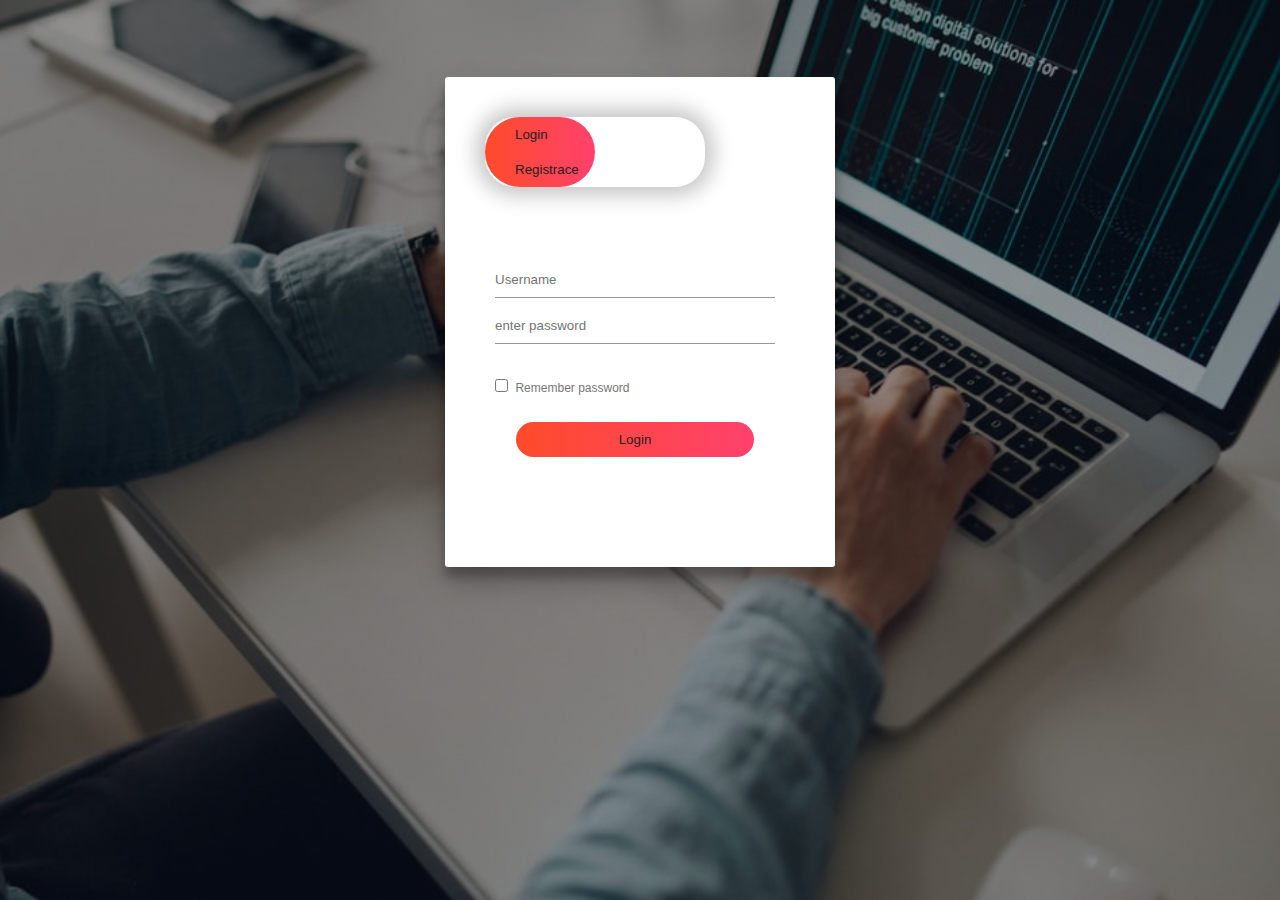
<file: login.html>
<!DOCTYPE html>
<html lang="en">
<head>
  <meta charset="UTF-8">
  <meta http-equiv="X-UA-Compatible" content="IE=edge">
  <meta name="viewport" content="width=device-width, initial-scale=1.0">
  <title>Přihlášení a registrace</title>
  
</head>
<body >
  
  <div class ="hero">
    <div class="form-box">
      <div class="button-box">
        <div id="btn"></div>
        <button type="button" class="toggle-btn" onclick="login()">Login</button>
        <button type="button" class="toggle-btn" onclick="register()">Registrace</button>

      </div>
      <form action="index.html" id="login" class="input-group">
        <input  type="text" class="input-field"
        placeholder="Username"required>
        <input  type="password" class="input-field"
        placeholder="enter password"required>
        <input  type="checkbox" name="checkbox"
        class="check-box">
        <label for="checkbox">Remember password</label>
        <button type="submit" class="submit-btn">Login </button>
      </form>
      

      <form id="register" class="input-group">
        <input  type="text" class="input-field"
        placeholder="Username"required>
        <input  type="email" class="input-field"
        placeholder="Email ID"required>
        <input  type="password" class="input-field"
        placeholder="enter password"required>
        <input  type="checkbox" name="checkbox"
        class="check-box">
        <label for="checkbox">I agree with the terms and condicions</label>
        <button type="submit" class="submit-btn">Register</button>
      </form>
    </div>

  </div>
<script src="JS.js"></script>
  <link rel="stylesheet" href="css.css">
</body>
</html>
</file>
<file: css.css>
*{
    margin: 0;
    padding: 0;
    font-family: sans-serif;
}
.hero{
    height: 100%;
    width: 100%;
    background-image: linear-gradient(rgba(0,0,0,0.4),
    rgba(0,0,0,0.3)), url("img/img.jfif");
    background-position: center;
    background-size: cover;
    position: absolute;


}
.form-box{
    width: 380px;
    height: 480px;
    position: relative;
    margin: 6% auto;
    background: rgb(255, 255, 255);
    padding: 5px;
    overflow: hidden;
    box-shadow: 0 14px 28px rgba(0,0,0,0.25), 0 10px 10px
    rgba(0,0,0,0.22);
    border-radius: 3px;
    overflow: hidden;

}

.button-box{
    width: 220px;
    margin: 35px;
    position: relative;
    box-shadow: 0 0 20px 9px rgba(0,0,0,0.22);
    border-radius: 30px;
    
}
.toggle-btn {
    padding: 10px 30px;
    cursor: pointer;
    background: transparent;
    border: 0;
    outline: none;
    position: relative;

}
#btn{
    top: 0;
    left: 0;
    position: absolute;
    width: 110px;
    height: 100%;
    background: linear-gradient(to right, #ff4b2b, #ff416c);
    border-radius: 50px;
    transition: .5s;
}
.input-group{
    top: 180px;
    position: absolute;
    width: 280px;
    transition: .5s;
 
}
.input-field{
    width: 100%;
    padding: 10px 0;
    margin: 5px 0;
    border-top: 0;
    border-left: 0;
    border-right: 0;
    border-bottom: 1px solid#999;
    outline: none;
    background: transparent;

}

.submit-btn{
    width: 85%;
    padding: 10px 30px;
    cursor: pointer;
    display: block;
    margin: auto;
    background: linear-gradient(to right, #ff4b2b, #ff416c);
    border: none;
    border-radius: 30px;
}
.check-box{
    margin: 30px 3px 30px 0;

}
label{
    color: #777;
    font-size: 12px;
    bottom: 68px;
}
#login{
    left: 50px;

}
#register{
    left: 450px;
}

:root {
    --main-color: #F4F1DE;
    --side-color: #564138;
    --text-color: #1F1F1F;
  
  
  }
  
  * {
    font-family: 'Open Sans', sans-serif;
    color: var(--text-color);
  }
  
  body {
    padding: 0;
    margin: 0;
  }
  
  header {
    position: fixed;
    top: 0;
    left: 0;
    width: 100vw;
    display: flex;
    justify-content: flex-end;
    box-sizing: border-box;
    padding: 1em;
  
    background-color: var(--side-color);
  }
  
  header i {
    padding-right: .5em;
  }
  
  header #username {
    display: inline;
  }
  
  header * {
    color: var(--main-color);
  }
  
  main {
    margin-left: auto;
    margin-right: auto;
    box-sizing: border-box;
    padding: 6em;
    width: 100%;
    min-height: 100vh;
    background-color: var(--main-color);
  }
  
  main .cart {
    display: flex;
    flex-wrap: wrap;
    border: .2em solid  var(--side-color);
  }
  
  main .item {
    display: flex;
    width: 100%;
    padding: .8em;
  }
  
  main .item:nth-child(odd) {
    background-color: var(--side-color);
  }
  
  main .item:nth-child(odd) * {
    color: var(--main-color);
  }
  
  main .item .label {
    width: 50%;
  }
  
  main .item .quantity {
    width: 20%;
  }
  
  main .item .price {
    width: 30%;
  }
  
  main #final_price, main #final_quantity {
    display: inline;
  }


  p {
    margin: 24px 0;
    line-height: 2;
  }
  
  h1{
    position: absolute;
  left: 100px;
  top: 10px;
  }
  
  .cookie-container {
    position: fixed;
    bottom: -100%;
    left: 0;
    right: 0;
    background: #2f3640;
    color: #f5f6fa;
    padding: 0 32px;
    box-shadow: 0 -2px 16px rgba(47, 54, 64, 0.39);
  
    transition: 450ms;
  }
  
  .cookie-container.active {
    bottom: 0;
  }
  
  .cookie-container a {
    color: #f5f6fa;
  }
  
  .cookie-btn {
    background: #e84118;
    border: 0;
    color: #f5f6fa;
    padding: 12px 48px;
    font-size: 18px;
    margin-bottom: 16px;
    border-radius: 8px;
    cursor: pointer;
  }

  .logoutLblPos{

   position:fixed;
   right:10px;
   top:5px;
}


.wrap {
    display: flex;
    justify-content: space-between;
  }
  
  .logo {
    overflow: hidden;
    text-align: left;
    position: relative;
    height: 60px;
    background-color: white;
    color: #1F6C8B;
    font-family: Arial;
  }
</file>
